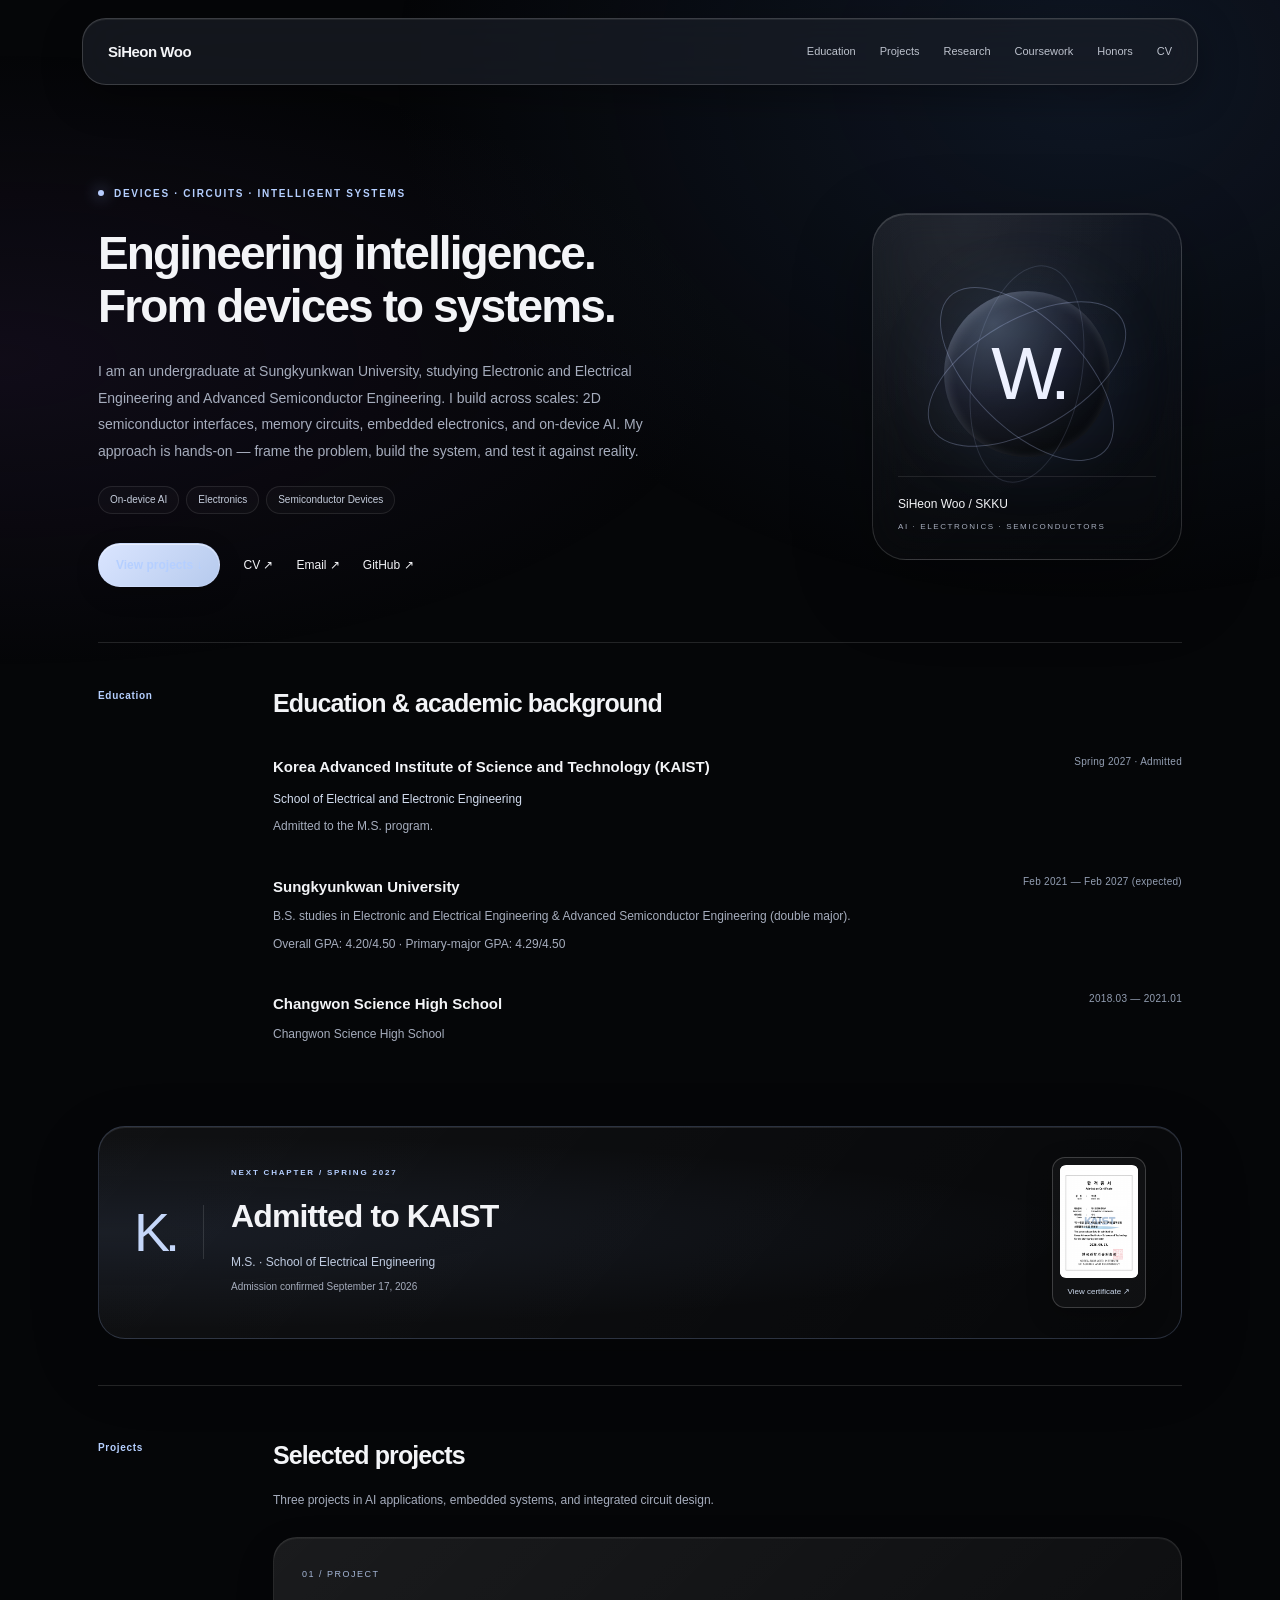
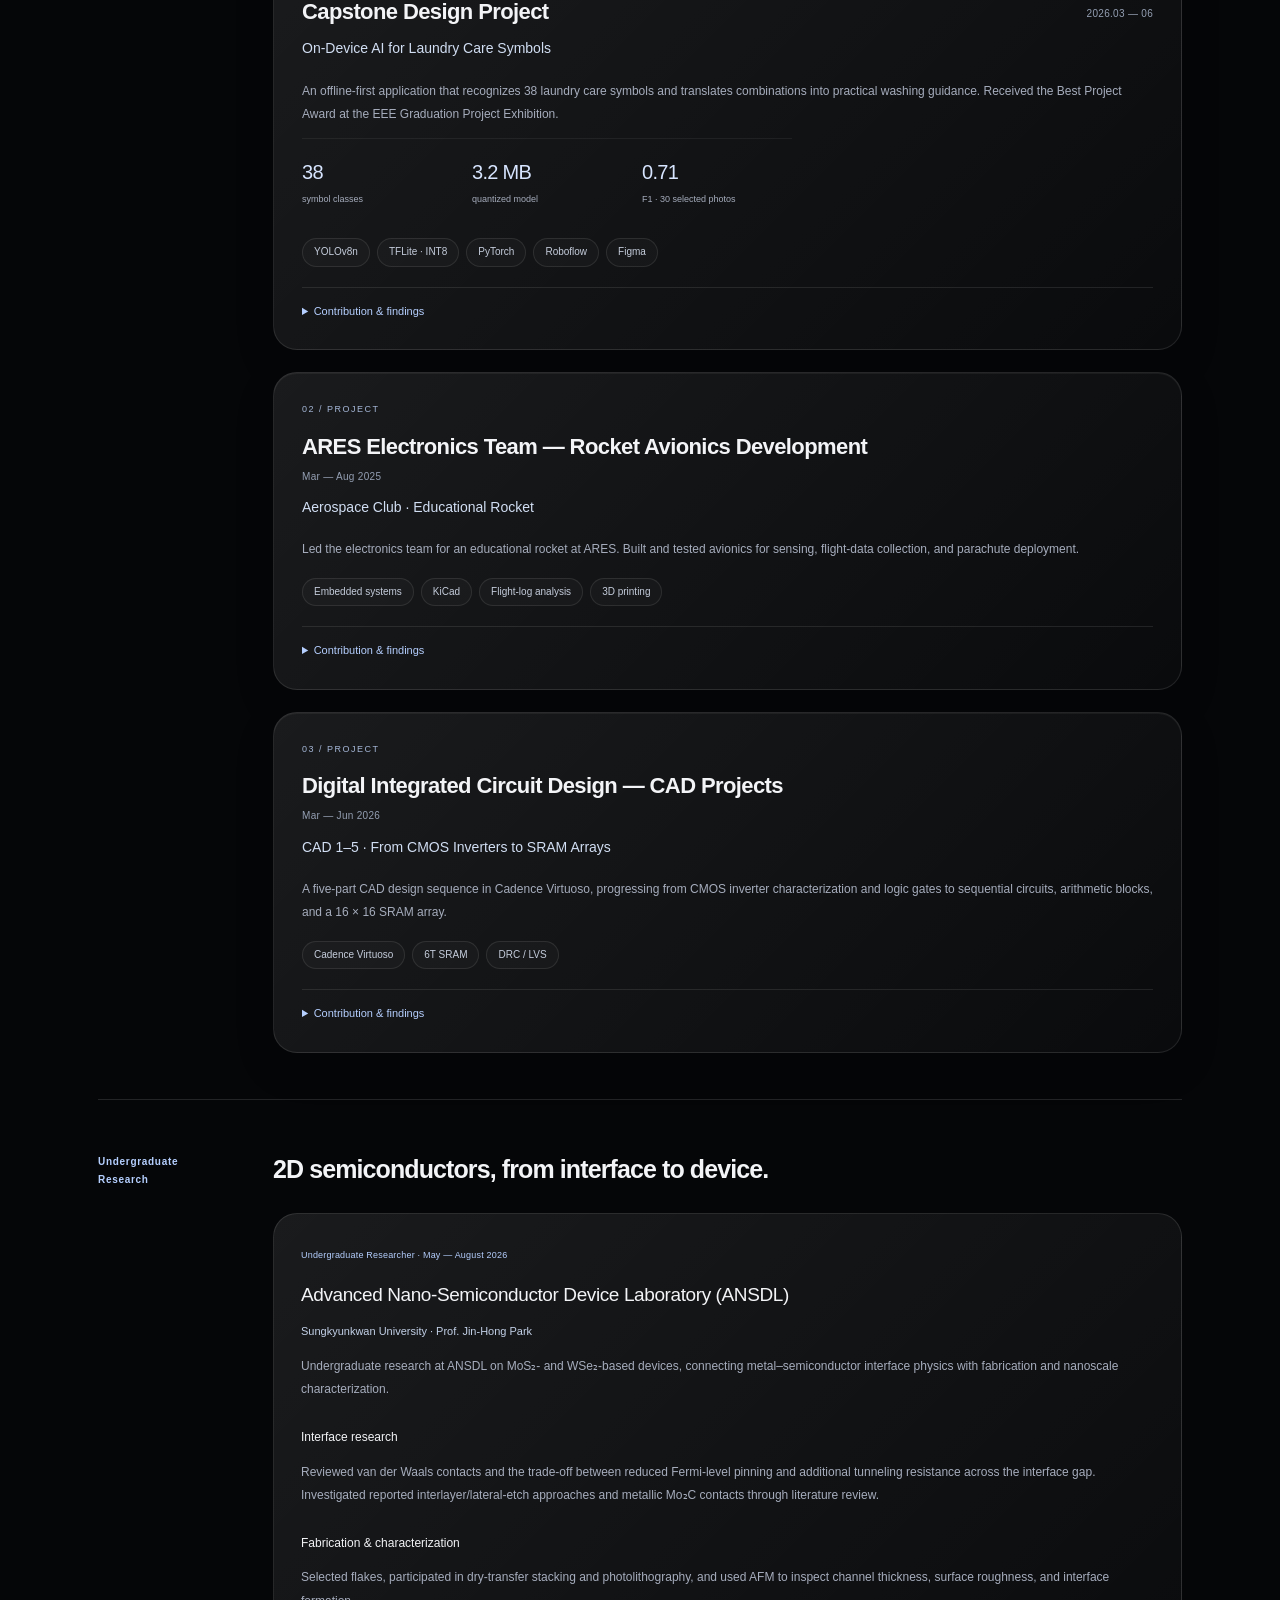
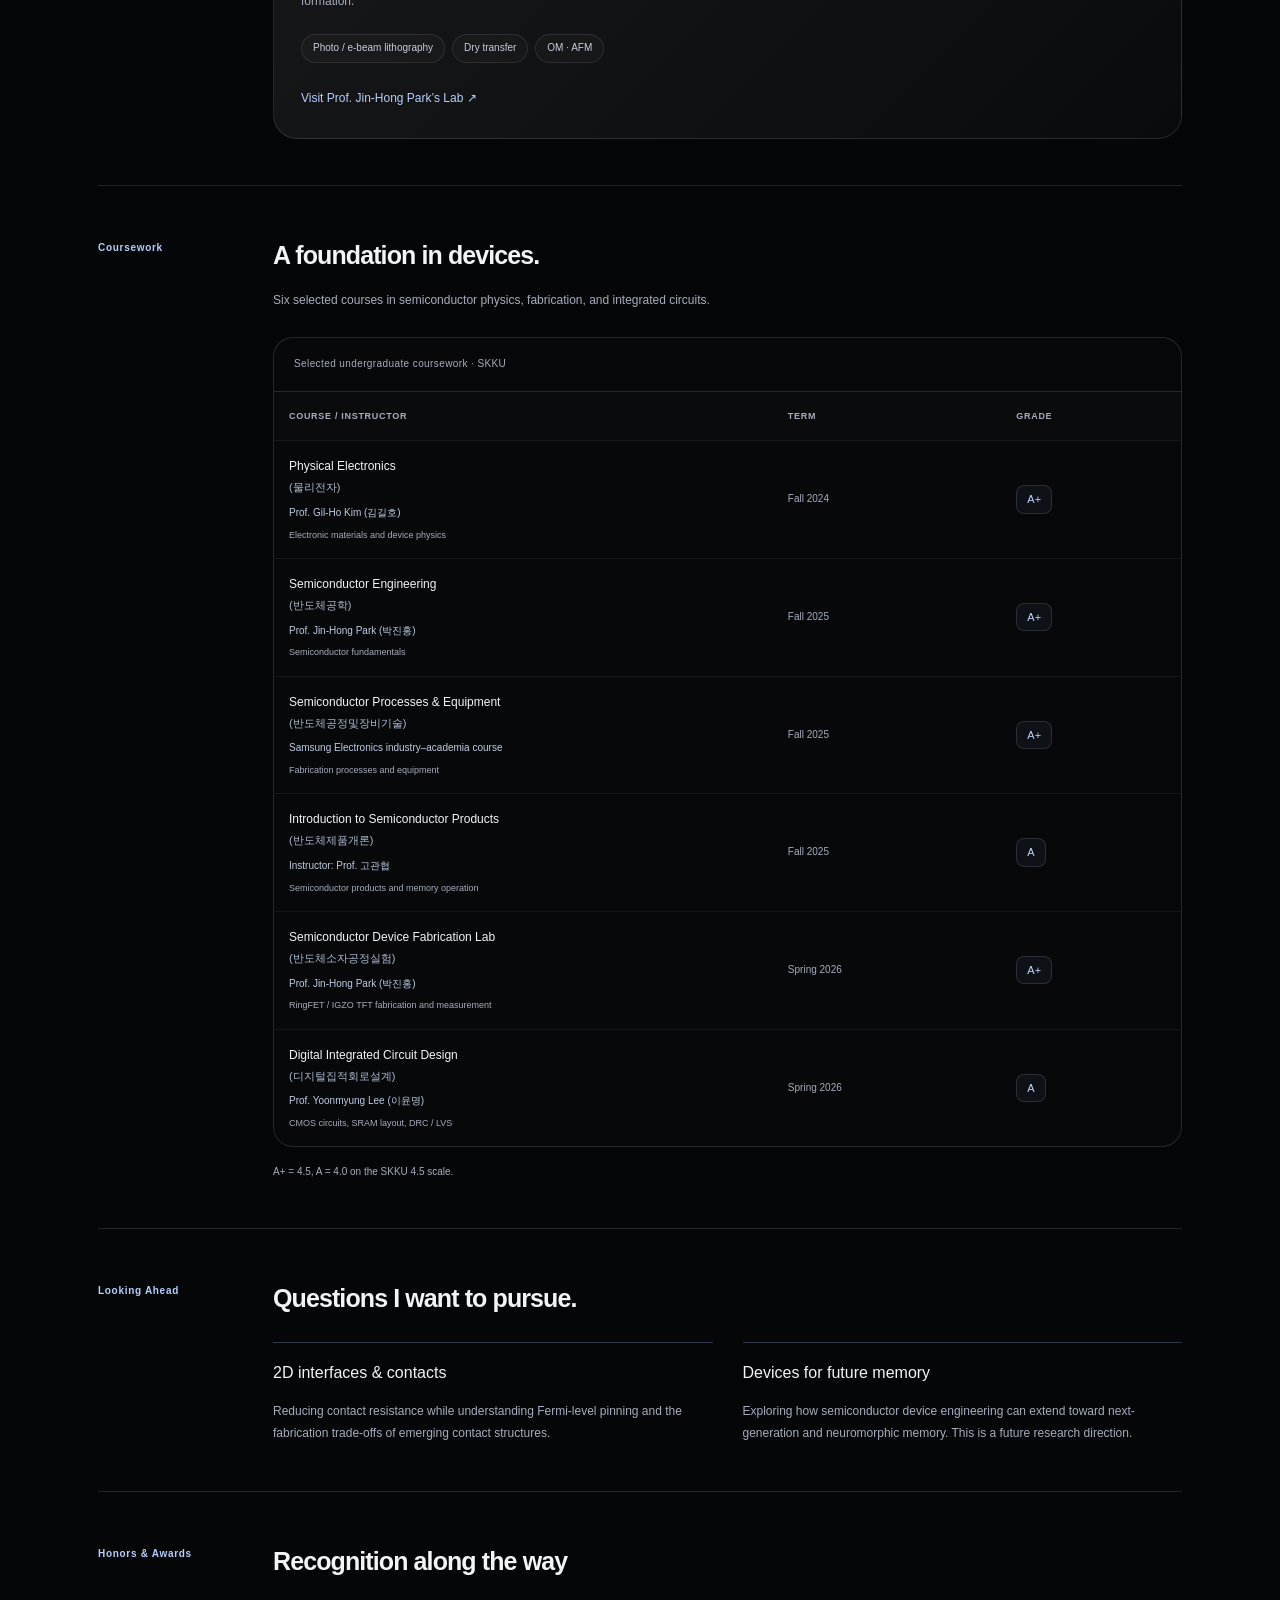
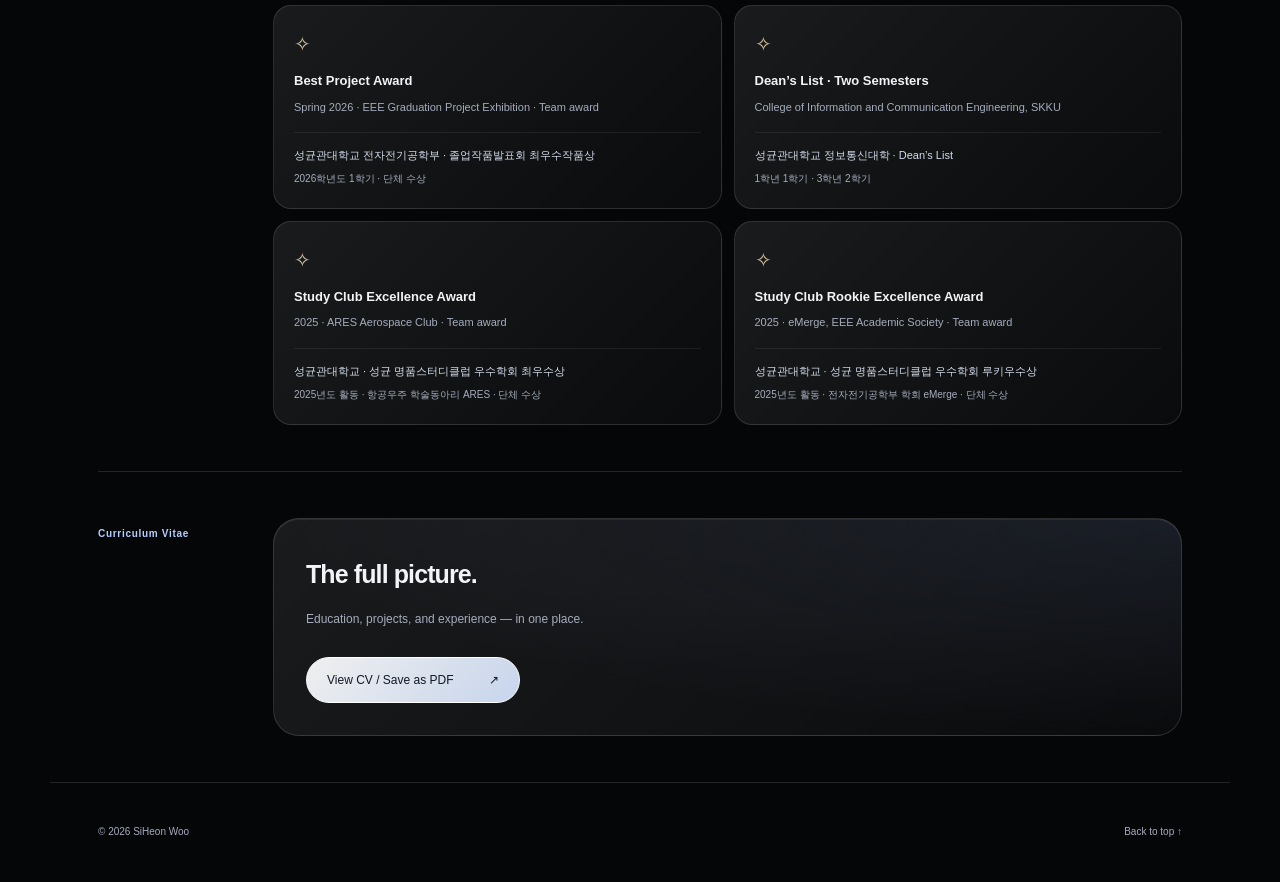
<file: index.html>
<!doctype html>
<html lang="en" data-theme="dark">
<head>
  <meta charset="UTF-8">
  <meta name="viewport" content="width=device-width, initial-scale=1">
  <meta name="description" content="SiHeon Woo — Engineering portfolio spanning on-device AI, electronics, and semiconductor devices.">
  <meta name="color-scheme" content="dark">
  <title>SiHeon Woo — Portfolio</title>
  <link rel="stylesheet" href="style.css?v=portfolio-11">
  <script src="content.js?v=portfolio-11" defer></script>
  <script src="script.js?v=portfolio-11" defer></script>
</head>
<body>
  <a class="skip" href="#main">Skip to content</a>
  <header><nav class="container" aria-label="Main navigation">
    <a class="brand" href="#" data-name>SiHeon Woo</a>
    <button class="menu-toggle" aria-expanded="false" aria-controls="navigation">Menu <span>☰</span></button>
    <div id="navigation"><a href="#education">Education</a><a href="#projects">Projects</a><a href="#undergraduate-research">Research</a><a href="#resources">Coursework</a><a href="#awards">Honors</a><a href="#cv">CV</a></div>
  </nav></header>
  <main id="main" class="container">
    <section class="hero" aria-labelledby="headline">
      <div><p class="eyebrow" id="role"></p><h1 id="headline"></h1><p class="intro" id="intro"></p><div class="tags" id="interests"></div><div class="contact" id="contact"></div></div>
      <div class="portrait" id="portrait"><div class="orbital" aria-hidden="true"><i></i><i></i><i></i><b>W.</b></div><div class="identity"><span>SiHeon Woo / SKKU</span><small>AI · ELECTRONICS · SEMICONDUCTORS</small></div></div>
    </section>
    <section id="education" class="section"><div class="section-label">Education</div><div class="section-content"><h2>Education & academic background</h2><div id="education-list"></div></div></section>
    <section class="admission-banner" aria-labelledby="admission-title"><div class="admission-mark" aria-hidden="true">K.</div><div><p class="eyebrow">NEXT CHAPTER / SPRING 2027</p><h2 id="admission-title">Admitted to KAIST</h2><p>M.S. · School of Electrical Engineering</p><small>Admission confirmed September 17, 2026</small></div><button id="certificate-open" class="certificate-thumb" aria-haspopup="dialog" aria-controls="certificate-dialog" aria-label="Enlarge KAIST admission certificate"><img src="assets/kaist-admission.png" alt="KAIST admission certificate, personal identifiers hidden"><span>View certificate ↗</span></button></section>
<section id="projects" class="section"><div class="section-label">Projects</div><div class="section-content"><div class="section-heading"><div><h2>Selected projects</h2><p class="muted">Three projects in AI applications, embedded systems, and integrated circuit design.</p></div></div><div id="project-list"></div><p id="empty-projects" hidden>No projects in this category yet.</p></div></section>
    <section id="undergraduate-research" class="section"><div class="section-label">Undergraduate<br>Research</div><div class="section-content"><h2>2D semiconductors, from interface to device.</h2><div id="undergraduate-research-content"></div></div></section>
<section id="resources" class="section"><div class="section-label">Coursework</div><div class="section-content"><h2>A foundation in devices.</h2><p class="muted">Six selected courses in semiconductor physics, fabrication, and integrated circuits.</p><div class="course-table-wrap"><table class="course-table"><caption>Selected undergraduate coursework · SKKU</caption><thead><tr><th scope="col">Course / Instructor</th><th scope="col">Term</th><th scope="col">Grade</th></tr></thead><tbody id="course-list"></tbody></table></div><p class="course-note">A+ = 4.5, A = 4.0 on the SKKU 4.5 scale.</p></div></section>
    <section id="interests-section" class="section"><div class="section-label">Looking Ahead</div><div class="section-content"><h2>Questions I want to pursue.</h2><div id="research-interests"></div></div></section>
    <section id="awards" class="section"><div class="section-label">Honors & Awards</div><div class="section-content"><h2>Recognition along the way</h2><div id="awards-list"></div></div></section>
<section id="cv" class="section cv-section"><div class="section-label">Curriculum Vitae</div><div class="section-content"><h2>The full picture.</h2><p class="muted">Education, projects, and experience — in one place.</p><a id="cv-link" class="button" hidden target="_blank" rel="noopener">View CV / Save as PDF <span>↗</span></a><p id="cv-placeholder" class="setup-note">CV coming soon.</p></div></section>
  </main>
  <dialog id="certificate-dialog" aria-labelledby="certificate-dialog-title"><div class="certificate-dialog-bar"><h2 id="certificate-dialog-title">KAIST Admission Certificate</h2><button id="certificate-close" aria-label="Close admission certificate">Close ×</button></div><img src="assets/kaist-admission.png" alt="KAIST admission certificate for SiHeon Woo, M.S. in Electrical Engineering, Spring 2027. Personal identifiers hidden."></dialog>
  <footer class="container"><p>© <span id="year"></span> <span data-name>SiHeon Woo</span></p><a href="#">Back to top ↑</a></footer>
</body>
</html>
</file>
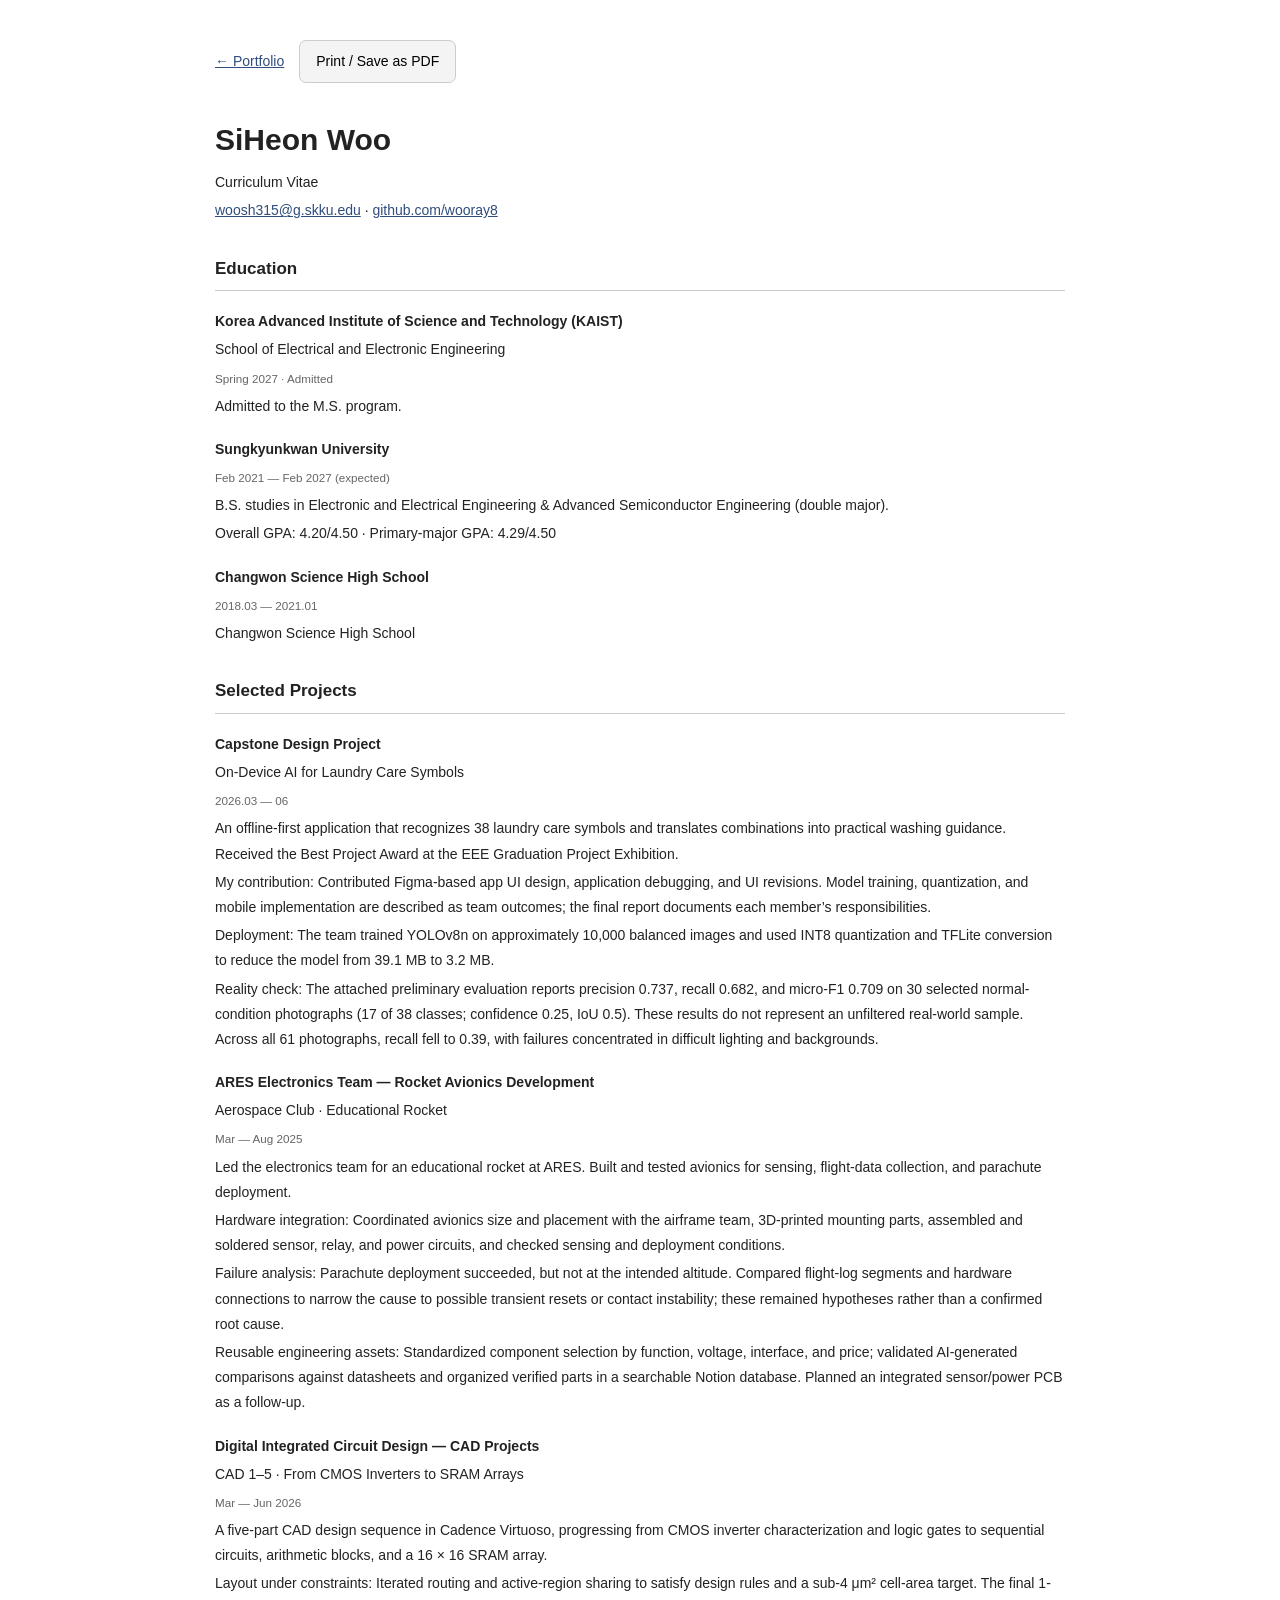
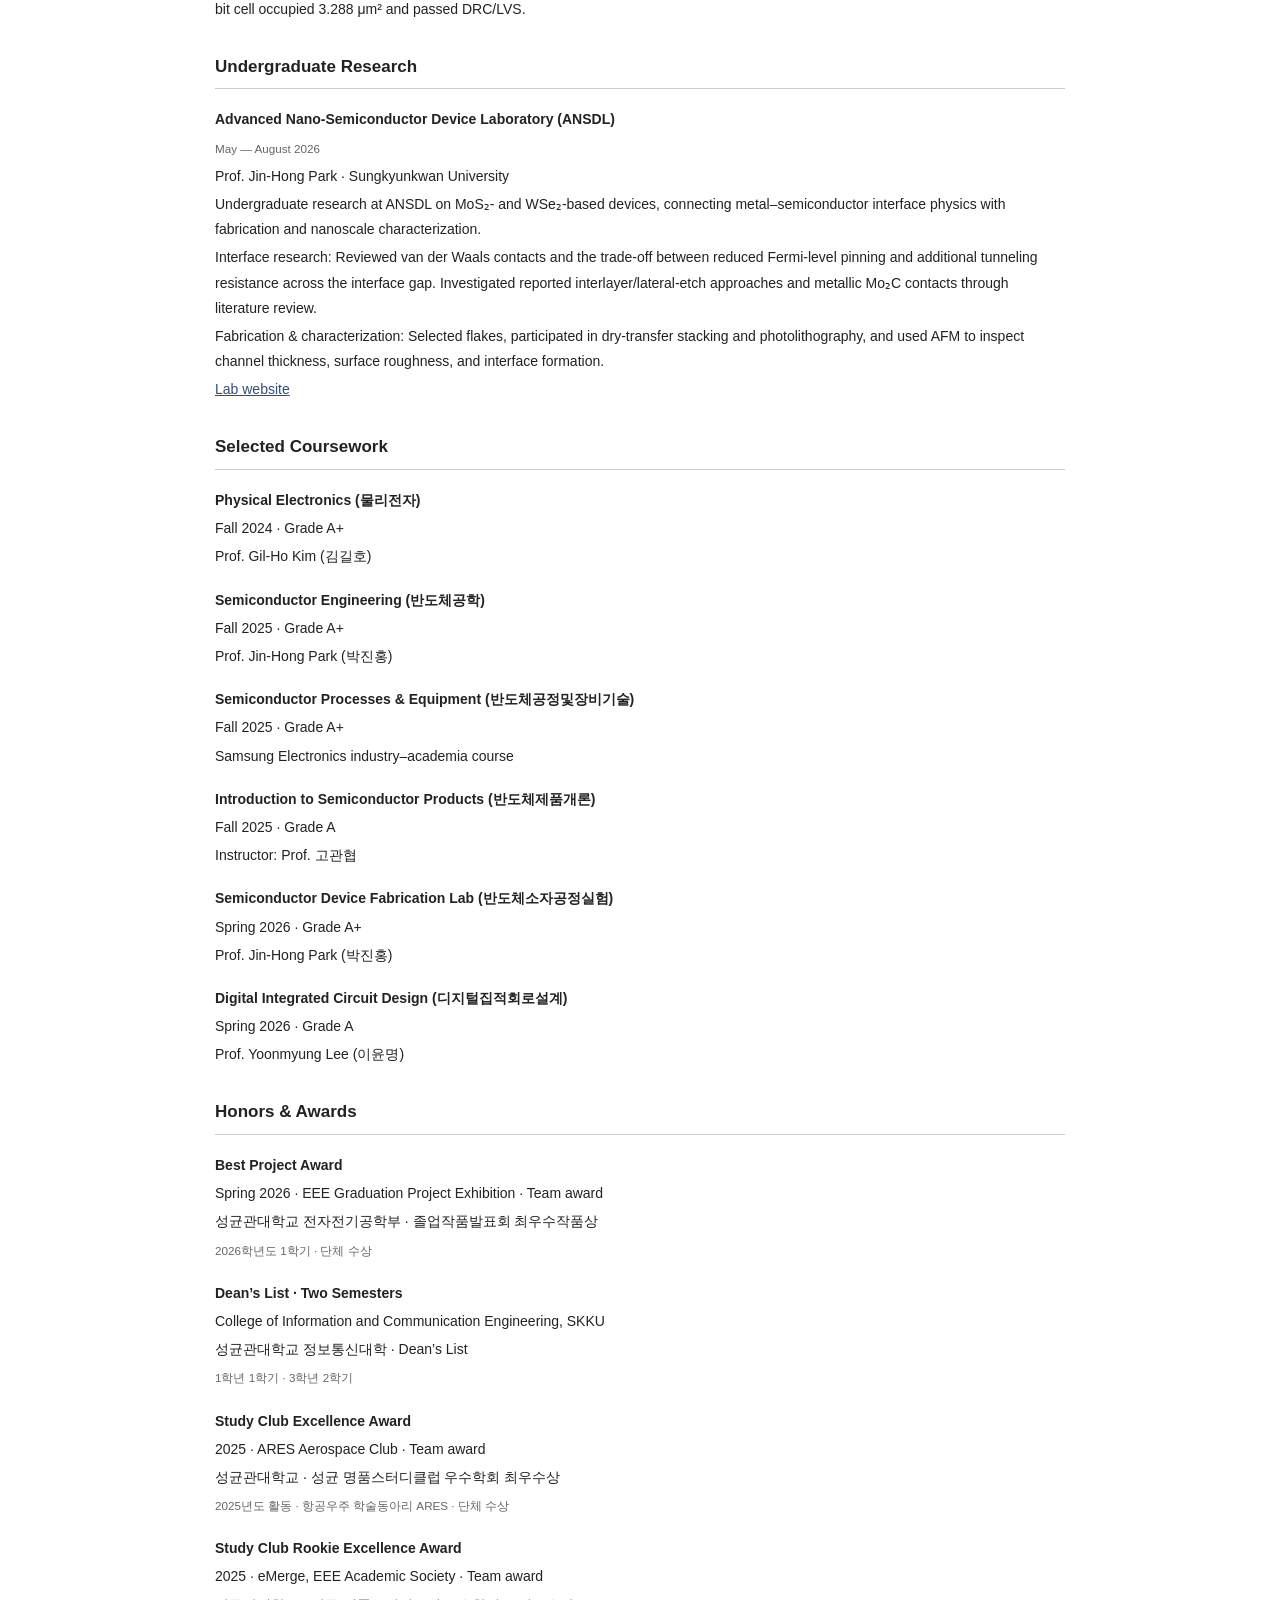
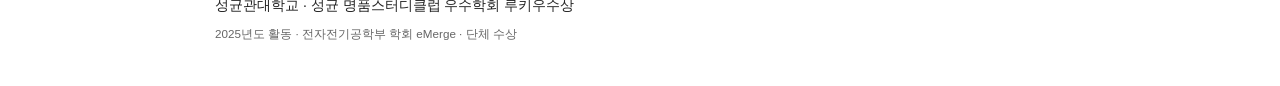
<file: cv.html>
<!doctype html><html lang="en"><head><meta charset="utf-8"><meta name="viewport" content="width=device-width,initial-scale=1"><title>SiHeon Woo — Curriculum Vitae</title><style>body{font:14px/1.8 -apple-system,BlinkMacSystemFont,"Segoe UI","Malgun Gothic",sans-serif;color:#222;max-width:850px;padding:40px 28px;margin:auto}h1{margin:0;font-size:30px}h2{font-size:17px;border-bottom:1px solid #ccc;margin-top:30px;padding-bottom:6px}h3{font-size:14px;margin:18px 0 3px}p{margin:3px 0}a{color:#304d7c}small{color:#666}.top{display:flex;justify-content:space-between;gap:20px}.actions{display:flex;gap:15px;align-items:center;margin-bottom:30px}button{font:inherit;padding:8px 16px;border:1px solid #ccc;border-radius:7px;background:#f4f4f4;cursor:pointer}ul{padding-left:20px}@media print{body{padding:0;font-size:11px}.actions{display:none}h2{margin-top:20px}article{break-inside:avoid}@page{size:A4;margin:16mm}}@media(max-width:500px){.top{display:block}body{padding:25px 20px}}</style><script src="content.js?v=portfolio-10" defer></script><script src="cv.js?v=portfolio-10" defer></script></head><body><div class="actions"><a href="index.html">← Portfolio</a><button id="print">Print / Save as PDF</button></div><header><h1>SiHeon Woo</h1><p>Curriculum Vitae</p><p><a href="mailto:woosh315@g.skku.edu">woosh315@g.skku.edu</a> · <a href="https://github.com/wooray8">github.com/wooray8</a></p></header><main id="cv-content"></main></body></html>
</file>
<file: style.css>
/* Midnight glass — buildless, responsive portfolio */
:root{color-scheme:dark;--bg:#050608;--text:#f3f4f7;--muted:#a6adbd;--accent:#b5cfff;--line:rgba(255,255,255,.12);--glass:linear-gradient(135deg,rgba(255,255,255,.085),rgba(255,255,255,.025));font-family:-apple-system,BlinkMacSystemFont,"Segoe UI","Malgun Gothic",sans-serif}
*{box-sizing:border-box}html{scroll-behavior:smooth;scroll-padding-top:120px}body{margin:0;color:var(--text);background:var(--bg);font-size:14px;line-height:1.85}body:before{content:"";position:fixed;inset:0;z-index:-1;background:radial-gradient(ellipse at 85% 8%,#18253d88,transparent 45%),radial-gradient(ellipse at 0% 40%,#21163166,transparent 40%);pointer-events:none}a{color:inherit;text-decoration:none}button{font:inherit;color:inherit;cursor:pointer}a,button{ -webkit-tap-highlight-color:transparent}a:hover{color:var(--accent)}a:focus-visible,button:focus-visible{outline:2px solid var(--accent);outline-offset:5px}.container{max-width:1180px;margin:auto;padding:0 48px}header{position:sticky;top:18px;z-index:10;margin:18px auto 0;max-width:1116px;width:calc(100% - 48px);border:1px solid rgba(255,255,255,.17);border-radius:24px;background:rgba(25,29,37,.74);backdrop-filter:blur(28px) saturate(140%);-webkit-backdrop-filter:blur(28px) saturate(140%);box-shadow:inset 0 1px 0 #ffffff12,0 12px 40px #0005}nav.container{padding:0 25px;min-height:65px;display:flex;align-items:center;justify-content:space-between;gap:20px}.brand{font-weight:650;font-size:15px;letter-spacing:-.5px}#navigation{display:flex;align-items:center;gap:24px;font-size:11px;color:#bdc2cd}.nav-contact{padding:7px 14px;background:#ffffff12;border:1px solid #ffffff15;border-radius:30px;color:white}.menu-toggle{display:none}.hero{display:grid;grid-template-columns:1fr 310px;align-items:center;gap:64px;padding:100px 0 94px}.eyebrow,.section-label{font-size:10px;font-weight:600;letter-spacing:1.7px;color:var(--accent)}.eyebrow{margin:0 0 23px}.eyebrow:before{content:"";display:inline-block;width:6px;height:6px;border-radius:50%;background:#b8ceff;box-shadow:0 0 16px #9bbdff;margin:0 10px 1px 0}h1{font-size:clamp(30px,3.7vw,46px);line-height:1.4;letter-spacing:-2px;margin:0 0 25px;font-weight:650;white-space:pre-line}.intro{max-width:580px;color:var(--muted);font-size:14px;line-height:2}.tags{display:flex;gap:7px;flex-wrap:wrap;margin-top:21px}.tag{font-size:10px;padding:4px 11px;border:1px solid #ffffff18;background:#ffffff06;border-radius:30px;color:#c5cddc}.contact{display:flex;gap:23px;margin-top:29px;font-size:12px}.contact a:first-child{color:var(--accent)}.portrait{height:347px;border:1px solid #ffffff24;border-radius:34px;background:radial-gradient(ellipse at 30% 0%,#ffffff12,transparent 60%),linear-gradient(140deg,#ffffff09,#ffffff02);box-shadow:inset 0 1px 0 #ffffff1f,0 24px 80px #0005;position:relative;overflow:hidden;display:flex;align-items:center;justify-content:center;backdrop-filter:blur(20px)}.orbital{position:relative;width:220px;height:220px;display:grid;place-items:center;margin-top:-25px}.orbital:before{content:"";position:absolute;inset:27px;border-radius:50%;background:radial-gradient(circle at 30% 20%,#adcbff45,#4d589522 45%,#0004 75%);box-shadow:inset 2px 3px 12px #e1ecff33,0 0 70px #7397ee20}.orbital b{font-size:75px;font-weight:300;letter-spacing:-8px;z-index:1;color:#edf1ff}.orbital i{position:absolute;width:220px;height:110px;border:1px solid #bfceff44;border-radius:50%;transform:rotate(-30deg)}.orbital i:nth-child(2){transform:rotate(45deg)}.orbital i:nth-child(3){transform:rotate(100deg);border-color:#bfceff22}.identity{position:absolute;bottom:24px;left:25px;right:25px;border-top:1px solid #ffffff18;padding-top:14px}.identity span{font-size:12px}.identity small{display:block;font-size:8px;letter-spacing:1.6px;color:var(--muted);margin-top:3px}.portrait img{width:100%;height:100%;object-fit:cover}.section{display:grid;grid-template-columns:145px minmax(0,1fr);gap:30px;padding:46px 0;border-top:1px solid var(--line)}.section-label{padding-top:7px;letter-spacing:.7px}h2{font-size:25px;font-weight:600;letter-spacing:-.9px;margin:0 0 21px}.muted{font-size:12px;color:var(--muted);margin:-10px 0 26px}.update{display:grid;grid-template-columns:85px 1fr;gap:14px;font-size:12px;padding:10px 0}.date{color:#949fb3;font-size:10px;letter-spacing:.3px;white-space:nowrap}.section-heading{display:flex;align-items:start;justify-content:space-between;gap:15px}.filters{display:flex;gap:2px;padding:4px;border:1px solid var(--line);border-radius:30px;background:#ffffff04;flex-wrap:wrap}.filters button{background:none;border:0;font-size:9px;padding:6px 10px;border-radius:30px;color:var(--muted)}.filters button.active{background:#ffffff19;color:white;box-shadow:0 1px 4px #0005}#project-list{display:grid;gap:20px}.project{padding:20px;border-radius:24px;border:1px solid #ffffff1a;background:var(--glass);box-shadow:inset 0 1px 0 #ffffff0d,0 15px 40px #0002;overflow:hidden;transition:border-color .2s,transform .2s}.project:hover{transform:translateY(-3px);border-color:#b7caff55}.project-visual{height:160px;border-radius:15px;position:relative;display:grid;place-items:center;margin-bottom:21px;overflow:hidden;border:1px solid #ffffff0c;background:radial-gradient(ellipse at 50% 70%,#758cff25,transparent 65%),#0a0d15}.project-visual:before,.project-visual:after{content:"";position:absolute;width:160px;height:160px;border:1px solid #c6d3ff30;transform:rotate(45deg);border-radius:30px}.project-visual:after{width:210px;height:210px;transform:rotate(65deg);border-color:#c6d3ff12}.visual-symbol{font-size:75px;font-weight:200;color:#d0dfff;line-height:1;text-shadow:0 0 45px #799fff88}.visual-caption{position:absolute;bottom:13px;left:16px;font-size:8px;letter-spacing:1.7px;color:#b4bfd5}.rocket{background:radial-gradient(ellipse at 50% 100%,#548ea333,transparent 65%),#090f14}.rocket .visual-symbol{transform:rotate(30deg);color:#b8edee}.chip{background:radial-gradient(ellipse at 50% 80%,#9769bf30,transparent 65%),#100c16}.chip .visual-symbol{color:#d9bfff}.project-top{display:flex;justify-content:space-between;gap:15px;align-items:center}.project h3{font-size:17px;letter-spacing:-.5px;margin:0;font-weight:600}.project p{font-size:12px;color:var(--muted);line-height:1.95;margin:11px 0}.project .tags{margin-top:16px}.project-links{display:flex;gap:18px;margin-top:13px;font-size:11px;color:var(--accent)}.project-links:empty{display:none}.project img{width:100%;border-radius:16px}.resource{display:grid;grid-template-columns:66px 1fr auto;gap:16px;padding:22px 0;border-top:1px solid var(--line);align-items:center}.resource-type{color:var(--accent);font-size:8px;letter-spacing:1px}.resource h3{font-size:14px;margin:0;font-weight:500}.resource p{font-size:11px;color:var(--muted);margin:6px 0 0}.resource-status{font-size:9px;color:var(--muted)}.entry{padding:5px 0 25px}.entry-top{display:flex;justify-content:space-between;gap:15px}.entry h3{font-size:15px;font-weight:550;margin:0}.entry p,.entry li{font-size:12px;color:var(--muted)}.entry p{margin:5px 0}.entry ul{padding-left:18px;margin:12px 0 0}.subheading{font-size:12px;letter-spacing:1px;margin:5px 0 22px;padding-top:25px;border-top:1px solid var(--line);color:var(--accent)}#awards-list{display:grid;grid-template-columns:1fr 1fr;gap:12px}.award{position:relative;padding:20px;border-radius:18px;background:var(--glass);border:1px solid var(--line)}.award-icon{font-size:20px;color:#d7c6a3}.award h3{font-size:13px;margin:8px 0 5px;font-weight:550}.award p{font-size:11px;color:var(--muted);margin:0}.skill{display:grid;grid-template-columns:110px 1fr;gap:16px;padding:13px 0;border-bottom:1px solid #ffffff09;font-size:12px}.skill strong{font-weight:500}.skill span{color:var(--muted)}.cv-section .section-content{padding:32px;border:1px solid #ffffff21;border-radius:26px;background:radial-gradient(ellipse at 100% 0%,#9ab9ff17,transparent 70%),var(--glass);box-shadow:inset 0 1px 0 #ffffff12}.button{display:inline-flex;gap:35px;font-size:12px;border-radius:30px;padding:11px 20px;background:linear-gradient(135deg,#ffffffee,#c7d5ec);color:#121824;border:1px solid #fff}.button:hover{color:#121824;box-shadow:0 0 30px #9bbdff22}.setup-note{font-size:11px;color:var(--muted)}footer.container{display:flex;justify-content:space-between;align-items:center;min-height:100px;border-top:1px solid var(--line);font-size:10px;color:var(--muted)}.skip{position:absolute;top:-100px}.skip:focus{top:8px;z-index:30;background:black;padding:10px}[hidden]{display:none!important}
@media(min-width:1000px){#project-list{grid-template-columns:1fr 1fr}.project:first-child{grid-column:1/-1;display:grid;grid-template-columns:260px 1fr;gap:0 25px}.project:first-child .project-visual{grid-row:1/5;height:100%;min-height:190px;margin:0}.project:first-child .project-top{display:block}.project:first-child .date{display:block;margin-top:5px}.project:first-child .tags{align-content:start}.project:not(:first-child) .project-top{display:block}.project:not(:first-child) .date{display:block;margin-top:5px}}
@media(max-width:950px){.container{padding:0 28px}.hero{gap:30px;grid-template-columns:1fr 250px}.portrait{height:300px}#navigation{gap:16px}.section{grid-template-columns:110px minmax(0,1fr);gap:20px}.section-heading{display:block}.filters{display:inline-flex;margin-bottom:22px}h1{font-size:34px}}
@media(max-width:650px){html{scroll-padding-top:110px}header{top:10px;width:calc(100% - 24px);border-radius:20px;margin-top:10px}nav.container{padding:0 18px;min-height:59px}.brand{font-size:13px}.menu-toggle{display:block;border:0;background:none;font-size:11px}.menu-toggle span{margin-left:6px}#navigation{display:none;position:absolute;left:0;right:0;top:68px;padding:20px;border-radius:20px;background:#171b25f5;border:1px solid #ffffff22;flex-wrap:wrap;gap:20px}#navigation.open{display:flex}.container{padding:0 23px}.hero{grid-template-columns:1fr;padding:52px 0 42px;gap:33px}.hero>div:first-child{order:0}.portrait{height:230px;order:1;width:100%;border-radius:26px}.orbital{margin:-20px 0 0;width:180px;height:180px}.orbital i{width:180px;height:90px}.orbital b{font-size:59px}.identity{bottom:17px;left:20px;right:20px;padding-top:10px}.identity small{font-size:7px}h1{font-size:33px;letter-spacing:-1.6px}.intro{font-size:13px}.eyebrow{font-size:9px}.section{grid-template-columns:1fr;gap:14px;padding:32px 0}.section-label{font-size:9px}h2{font-size:23px}.project{padding:17px;border-radius:21px}.project-top,.entry-top{display:block}.project-top .date{display:block;margin-top:4px}.update{grid-template-columns:70px 1fr;gap:10px}#awards-list{grid-template-columns:1fr}.resource{grid-template-columns:50px 1fr;gap:10px}.resource-status{display:none}.skill{grid-template-columns:90px 1fr;gap:10px}.cv-section .section-content{padding:25px}.project-visual{height:145px}footer.container{font-size:9px}}
@media(prefers-reduced-motion:reduce){html{scroll-behavior:auto}.project{transition:none}}
@supports not (backdrop-filter:blur(1px)){header{background:#171b23}.portrait,.project,.award{background-color:#10141c}}
@media print{body{background:white;color:black}body:before,header,.filters,.project-visual,.portrait,footer{display:none!important}.container{max-width:none;padding:0}.hero{display:block;padding:15px 0}.section{break-inside:avoid;display:block;padding:15px 0}.section-label,.eyebrow,.tag,.muted,.intro,.date,.entry p,.entry li,.project p,.skill span{color:#444}.project,.award,.cv-section .section-content{background:white;box-shadow:none;border:1px solid #ddd}#project-list{display:block}.project{margin:10px 0}.contact a{color:black}}

/* English typography */
h1{letter-spacing:-1.9px;line-height:1.16;font-weight:600}.intro{line-height:1.9}.project h3{line-height:1.45}.section-label{overflow-wrap:break-word}.entry-top{flex-wrap:wrap}.entry-top .date{white-space:normal}.project .date{white-space:normal}.award h3{line-height:1.55}@media(max-width:650px){h1{font-size:36px;letter-spacing:-1.4px}.section-label{letter-spacing:1.2px}}

/* Expanded editorial layout */
.hero{padding-bottom:55px}.admission-banner{display:flex;align-items:center;gap:27px;padding:30px 35px;margin-bottom:46px;border-radius:27px;border:1px solid #a9c7ff35;background:radial-gradient(ellipse at 0% 50%,#7b9bdf19,transparent 65%),linear-gradient(130deg,#ffffff0c,#ffffff03);box-shadow:inset 0 1px 0 #ffffff19,0 25px 70px #0003}.admission-mark{font-size:54px;font-weight:300;letter-spacing:-5px;line-height:1;color:#c5d7fa;border-right:1px solid #ffffff20;padding-right:28px}.admission-banner .eyebrow{font-size:8px;margin:0 0 7px;letter-spacing:1.8px}.admission-banner .eyebrow:before{display:none}.admission-banner h2{font-size:26px;margin:0 0 4px}.admission-banner p:not(.eyebrow){font-size:12px;color:#c0cce1;margin:0}.admission-banner small{font-size:10px;color:var(--muted)}.admission-status{margin-left:auto;display:flex;gap:22px;align-items:center;font-size:9px;letter-spacing:1.8px;color:#c4d7f9}.admission-status span{font-size:24px}.section-heading .muted{max-width:450px}.project-metrics{display:flex;gap:20px;padding:15px 0;margin-top:7px;border-top:1px solid #ffffff0f}.project-metrics>div{flex:1;min-width:0}.project-metrics strong{display:block;font-size:20px;font-weight:500;letter-spacing:-.7px;color:#d7e5ff;white-space:nowrap}.project-metrics span{display:block;font-size:9px;color:var(--muted)}.project-details{margin-top:20px;border-top:1px solid #ffffff18;padding-top:13px}.project-details summary{cursor:pointer;font-size:11px;color:var(--accent);list-style-position:inside}.project-details h4{font-size:11px;margin:20px 0 6px;color:#e3e9f4}.project-details p{margin:0;font-size:11px}.project-details[open] summary{margin-bottom:15px}.early-card{padding:24px 0 27px;border-top:1px solid var(--line);position:relative}.early-year{font-size:10px;color:var(--accent);letter-spacing:2px}.early-card h3{font-size:19px;letter-spacing:-.4px;margin:7px 0 17px;font-weight:500}.early-card p{font-size:12px;color:var(--muted);line-height:1.9;margin:9px 0}.early-card p strong{display:block;font-size:9px;color:#d0d8e8;letter-spacing:.6px;text-transform:uppercase;font-weight:500}.course-table-wrap{overflow-x:auto;border:1px solid var(--line);border-radius:20px;background:#ffffff03}.course-table{width:100%;border-collapse:collapse;font-size:12px;text-align:left}.course-table caption{text-align:left;padding:17px 20px;font-size:10px;color:var(--muted);border-bottom:1px solid var(--line);letter-spacing:.4px}.course-table thead{font-size:9px;text-transform:uppercase;letter-spacing:.7px;color:var(--muted);background:#ffffff03}.course-table th,.course-table td{padding:16px 15px;border-bottom:1px solid #ffffff0d;vertical-align:middle}.course-table tbody th{font-weight:400;width:55%}.course-table tbody tr:last-child>*{border-bottom:0}.course-name{display:block;font-size:12px;font-weight:500;line-height:1.6}.course-focus{display:block;font-size:10px;color:var(--muted);margin-top:5px;line-height:1.6}.course-term{font-size:10px;color:var(--muted);white-space:nowrap}.grade{display:inline-block;padding:3px 10px;border:1px solid #bdd5ff25;background:#aac8ff0c;border-radius:8px;color:#c4d9ff;font-size:11px}.course-note{font-size:10px;color:var(--muted);margin:16px 0 0}#activity-list{display:grid;grid-template-columns:1fr 1fr;gap:15px}.activity-card{padding:22px;border:1px solid var(--line);border-radius:20px;background:var(--glass)}.activity-role{font-size:9px;letter-spacing:.2px;color:var(--accent)}.activity-card h3{font-size:15px;font-weight:500;margin:10px 0}.activity-card p,.interest-card p{font-size:12px;color:var(--muted);line-height:1.9;margin-bottom:0}#research-interests{display:grid;grid-template-columns:1fr 1fr;gap:30px}.interest-card{border-top:1px solid #b2caff44;padding-top:15px}.interest-card h3{font-size:16px;margin:0;font-weight:500}
@media(min-width:1000px){.project:first-child{display:block;grid-column:1/-1;padding:25px}.project:first-child .project-visual{height:190px;margin-bottom:24px}.project:first-child .project-top{display:flex}.project:first-child .date{margin:0}.project:first-child .project-metrics{max-width:490px}.project-details{grid-column:1/-1}}
@media(max-width:650px){.admission-banner{gap:15px;padding:24px 21px;align-items:flex-start;border-radius:23px;margin-bottom:32px}.admission-mark{font-size:39px;padding-right:17px;margin-top:7px}.admission-banner h2{font-size:22px}.admission-status{display:none}.admission-banner .eyebrow{font-size:7px;letter-spacing:1px}.admission-banner p:not(.eyebrow){font-size:11px}#activity-list,#research-interests{grid-template-columns:1fr}.course-table th,.course-table td{padding:13px 9px}.course-table{min-width:440px}.course-table caption{padding:15px 12px}.project-metrics{gap:12px}.project-metrics strong{font-size:19px}.early-card h3{font-size:18px}.hero{padding-bottom:35px}}
@media print{.admission-banner{box-shadow:none;background:white;border:1px solid #ccc}.admission-banner p:not(.eyebrow),.admission-banner small,.admission-status{color:#333}.admission-mark{color:#222}.project-details{display:block}.course-table{color:black}.course-table-wrap,.activity-card{background:white}.course-name,.course-focus,.course-term,.grade{color:#222}.course-table th,.course-table td{border-bottom:1px solid #ddd}.activity-card{break-inside:avoid}details::details-content{content-visibility:visible}}

/* Focused portfolio: education, three projects, undergraduate research. */
#education{padding-top:37px}.admission-banner{margin-top:5px}.certificate-thumb{margin-left:auto;flex:0 0 94px;width:94px;padding:7px;border:1px solid #ffffff30;border-radius:13px;background:#ffffff09;box-shadow:0 8px 25px #0005;transition:transform .2s}.certificate-thumb:hover{transform:translateY(-3px);border-color:#b7ccff}.certificate-thumb img{display:block;width:100%;height:113px;object-fit:contain;background:white;border-radius:6px}.certificate-thumb span{display:block;font-size:8px;color:#ccd9ed;margin-top:7px}.admission-banner h2{font-size:32px}#certificate-dialog{padding:18px;background:#111722;color:var(--text);border:1px solid #ffffff30;border-radius:20px;max-width:min(760px,94vw);max-height:92dvh;overflow:auto;box-shadow:0 30px 100px #000b}#certificate-dialog::backdrop{background:#000c;backdrop-filter:blur(12px)}#certificate-dialog img{display:block;width:100%;height:auto;border-radius:5px}.certificate-dialog-bar{display:flex;justify-content:space-between;align-items:center;gap:20px;margin-bottom:14px}.certificate-dialog-bar h2{font-size:14px;margin:0}.certificate-dialog-bar button{padding:7px 13px;border:1px solid #ffffff22;background:#ffffff0b;border-radius:25px;font-size:11px}.modal-open{overflow:hidden}#project-list{display:flex;flex-direction:column;gap:22px}.project,.project:first-child{display:block;padding:28px}.project-number{font-size:9px;letter-spacing:1.5px;color:#a5b7d7;display:block;margin-bottom:13px}.project-top,.project:first-child .project-top{display:flex;justify-content:space-between;gap:15px}.project h3{font-size:22px;font-weight:550;letter-spacing:-.6px}.project .project-subtitle{font-size:14px;color:#d1def3;margin:8px 0 17px}.project .project-top .date{margin-top:5px}.project-metrics{max-width:480px}.cad-reports{margin-top:25px;border-top:1px solid var(--line);padding-top:15px}.cad-reports h4{font-size:11px;font-weight:500;letter-spacing:.4px}.cad-report{display:flex;justify-content:space-between;align-items:center;gap:20px;padding:16px 0;border-top:1px solid #ffffff0d}.cad-report strong{display:block;font-weight:500;font-size:12px}.cad-number{font-size:9px;color:var(--accent);letter-spacing:1px}.cad-description{display:block;font-size:11px;color:var(--muted);margin-top:3px}.cad-file{font-size:10px;color:var(--accent);white-space:nowrap}.course-korean{font-size:11px;color:#aebbd0;font-weight:400}.course-instructor{display:block;font-size:10px;color:#c0cde3;margin-top:7px}.course-focus{font-size:9px}.research-panel{padding:27px;border:1px solid #ffffff1c;border-radius:24px;background:var(--glass)}.research-panel h3{font-size:19px;line-height:1.6;letter-spacing:-.4px;font-weight:500;margin:13px 0 8px}.research-panel p{font-size:12px;color:var(--muted);line-height:1.95}.research-panel .research-supervisor{color:#c3d1e8;font-size:11px}.research-panel h4{font-size:12px;font-weight:500;margin:25px 0 7px}.lab-link{display:inline-block;margin-top:24px;font-size:12px;color:var(--accent)}.award .award-korean{border-top:1px solid #ffffff12;margin-top:15px;padding-top:12px;color:#d5ddec;font-size:11px}.award .award-korean-detail{font-size:10px;margin-top:5px;line-height:1.8}
@media(max-width:650px){.admission-banner{padding:23px 17px;gap:13px;flex-wrap:wrap}.admission-mark{display:none}.admission-banner>div:not(.admission-mark){flex:1;min-width:150px}.admission-banner h2{font-size:24px}.certificate-thumb{flex-basis:74px;width:74px}.certificate-thumb img{height:90px}.certificate-thumb span{font-size:7px}.project,.project:first-child{padding:21px}.project h3{font-size:19px}.project-top,.project:first-child .project-top{display:block}.project .project-subtitle{font-size:12px}.research-panel{padding:21px}.research-panel h3{font-size:17px}.cad-report{gap:12px}.certificate-dialog-bar h2{font-size:12px}}
@media print{.certificate-thumb,#certificate-dialog{display:none!important}.research-panel{background:white;box-shadow:none}.project h3,.project .project-subtitle,.project-number,.research-panel h3,.research-panel h4,.research-panel p,.lab-link,.course-instructor,.course-korean,.award .award-korean{color:#222}.project-details{display:block}}

/* Course translations and education hierarchy */
.course-korean{display:block;margin-top:3px}.entry .education-department{color:#d2dcee;font-size:12px;margin-top:8px}@media print{.entry .education-department{color:#222}}

/* Primary action in the introduction */
.contact{align-items:center}.contact .project-shortcut{padding:10px 17px;border:1px solid #ccdcff55;border-radius:28px;background:linear-gradient(135deg,#dae5ff,#b6caed);color:#131b2a;font-weight:600;box-shadow:inset 0 1px 0 #ffffff80,0 7px 24px #0003}.contact .project-shortcut:hover{color:#131b2a;filter:brightness(1.08)}@media(max-width:650px){.contact{flex-wrap:wrap;gap:15px 20px}}
</file>
